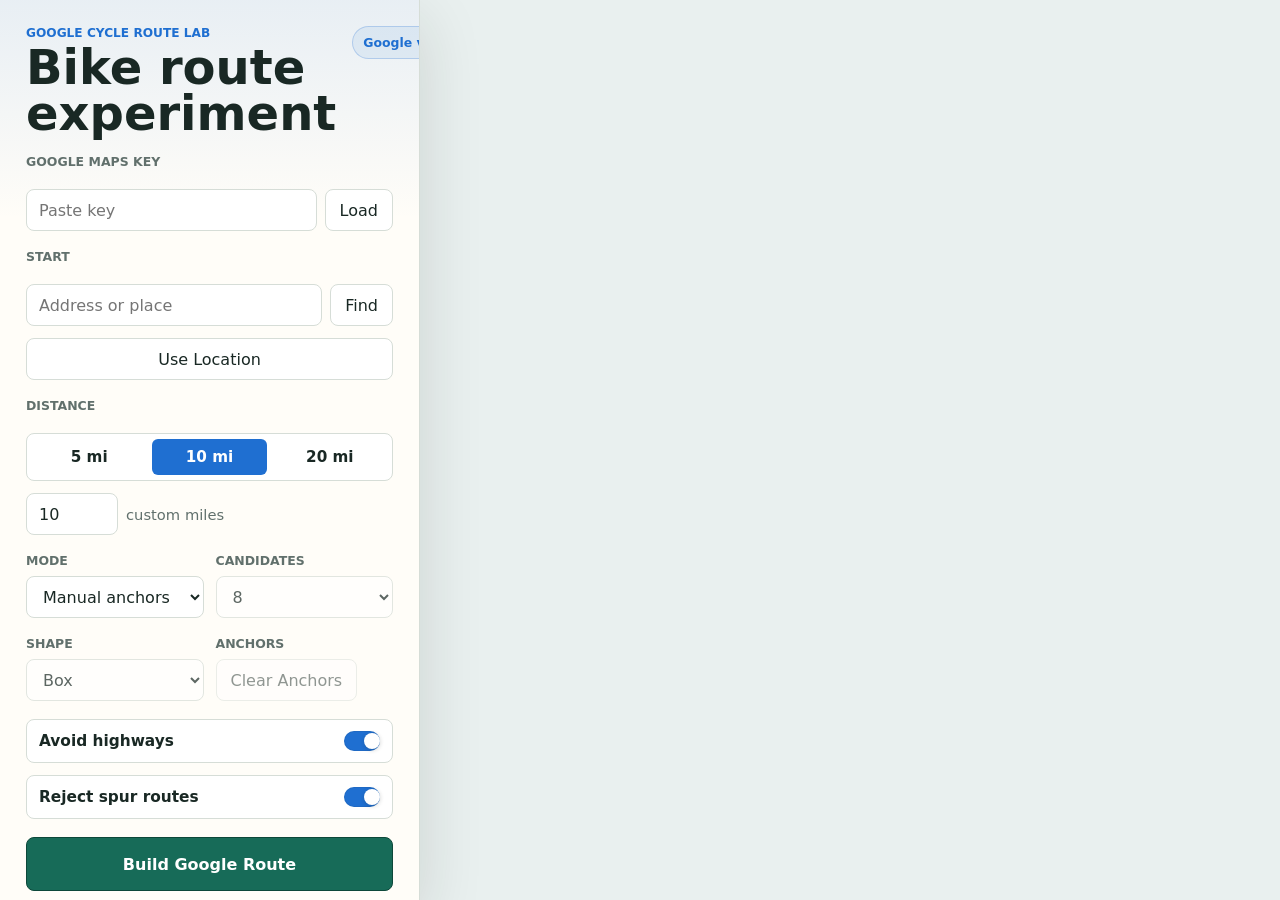
<file: google/index.html>
<!doctype html>
<html lang="en">
  <head>
    <meta charset="utf-8" />
    <meta name="viewport" content="width=device-width, initial-scale=1" />
    <title>Google Cycle Route Lab</title>
    <link rel="stylesheet" href="styles.css" />
  </head>
  <body>
    <div class="app-shell">
      <aside class="route-panel" aria-label="Google cycling route controls">
        <header class="brand-row">
          <div>
            <p class="eyebrow">Google Cycle Route Lab</p>
            <h1>Bike route experiment</h1>
          </div>
          <span class="source-badge">Google v2</span>
        </header>

        <form class="route-form" id="routeForm">
          <section class="control-section">
            <label for="googleKeyInput">Google Maps key</label>
            <div class="input-row">
              <input
                id="googleKeyInput"
                name="googleKey"
                type="password"
                autocomplete="off"
                placeholder="Paste key"
              />
              <button type="button" id="loadMapButton">Load</button>
            </div>
          </section>

          <section class="control-section">
            <label for="originInput">Start</label>
            <div class="input-row">
              <input
                id="originInput"
                name="origin"
                type="search"
                autocomplete="street-address"
                placeholder="Address or place"
              />
              <button type="button" id="searchButton">Find</button>
            </div>
            <button type="button" id="locationButton">Use Location</button>
          </section>

          <section class="control-section">
            <label>Distance</label>
            <div class="segment-control" role="radiogroup" aria-label="Distance">
              <input id="distance5" name="distancePreset" type="radio" value="5" />
              <label for="distance5">5 mi</label>
              <input
                id="distance10"
                name="distancePreset"
                type="radio"
                value="10"
                checked
              />
              <label for="distance10">10 mi</label>
              <input id="distance20" name="distancePreset" type="radio" value="20" />
              <label for="distance20">20 mi</label>
            </div>
            <div class="input-row compact">
              <input
                id="customDistance"
                name="customDistance"
                type="number"
                min="2"
                max="80"
                step="1"
                value="10"
              />
              <span class="unit-label">custom miles</span>
            </div>
          </section>

          <section class="control-section split-section">
            <div>
              <label for="routeModeSelect">Mode</label>
              <select id="routeModeSelect" name="routeMode">
                <option value="manual" selected>Manual anchors</option>
                <option value="auto">Auto prototype</option>
              </select>
            </div>
            <div>
              <label for="candidateSelect">Candidates</label>
              <select id="candidateSelect" name="candidates">
                <option value="3">3</option>
                <option value="5">5</option>
                <option value="8" selected>8</option>
                <option value="10">10</option>
              </select>
            </div>
          </section>

          <section class="control-section split-section">
            <div>
              <label for="loopShapeSelect">Shape</label>
              <select id="loopShapeSelect" name="loopShape">
                <option value="triangle">Triangle</option>
                <option value="box" selected>Box</option>
              </select>
            </div>
            <div>
              <label>Anchors</label>
              <button type="button" id="clearAnchorsButton">Clear Anchors</button>
            </div>
          </section>

          <section class="control-section">
            <div class="checkbox-row">
              <input id="avoidHighwaysInput" name="avoidHighways" type="checkbox" checked />
              <label for="avoidHighwaysInput">Avoid highways</label>
            </div>
            <div class="checkbox-row">
              <input id="rejectSpursInput" name="rejectSpurs" type="checkbox" checked />
              <label for="rejectSpursInput">Reject spur routes</label>
            </div>
          </section>

          <button class="primary-action" id="buildButton" type="submit">
            Build Google Route
          </button>
        </form>

        <section class="route-readout" aria-live="polite">
          <div class="metric">
            <span>Mode</span>
            <strong>Bicycle</strong>
          </div>
          <div class="metric">
            <span>Distance</span>
            <strong id="distanceOut">--</strong>
          </div>
          <div class="metric">
            <span>Est. Time</span>
            <strong id="timeOut">--</strong>
          </div>
          <div class="metric">
            <span>Spurs</span>
            <strong id="spursOut">--</strong>
          </div>
          <div class="metric">
            <span>Anchors</span>
            <strong id="anchorsOut">0</strong>
          </div>
        </section>

        <p class="status-line" id="statusText">Ready.</p>
      </aside>

      <main class="map-shell" aria-label="Google route map">
        <div id="map"></div>
      </main>
    </div>

    <script src="app.js?v=20260521-google-perimeter-anchors"></script>
  </body>
</html>
</file>
<file: google/styles.css>
:root {
  --ink: #192824;
  --muted: #61706c;
  --panel: #fffdf8;
  --paper: #eff3ef;
  --line: #d6ddd7;
  --green: #176b58;
  --green-dark: #0d483a;
  --blue: #1f6fd1;
  --amber: #edbf56;
  --danger: #b23b3b;
  --shadow: 0 20px 60px rgba(25, 33, 31, 0.14);
  color-scheme: light;
}

* {
  box-sizing: border-box;
}

html,
body {
  height: 100%;
}

body {
  margin: 0;
  background: var(--paper);
  color: var(--ink);
  font-family:
    Inter, ui-sans-serif, system-ui, -apple-system, BlinkMacSystemFont, "Segoe UI",
    sans-serif;
}

button,
input,
select {
  font: inherit;
}

button {
  min-height: 42px;
  border: 1px solid var(--line);
  border-radius: 8px;
  background: #ffffff;
  color: var(--ink);
  cursor: pointer;
  padding: 0 14px;
}

button:hover:not(:disabled) {
  border-color: var(--green);
  background: #f7fbf8;
}

button:disabled {
  cursor: not-allowed;
  opacity: 0.48;
}

input,
select {
  width: 100%;
  min-height: 42px;
  border: 1px solid var(--line);
  border-radius: 8px;
  background: #ffffff;
  color: var(--ink);
  padding: 0 12px;
}

input:focus,
select:focus,
button:focus-visible {
  outline: 3px solid rgba(31, 111, 209, 0.18);
  outline-offset: 2px;
  border-color: var(--blue);
}

label {
  display: block;
  color: var(--muted);
  font-size: 0.78rem;
  font-weight: 750;
  letter-spacing: 0;
  margin-bottom: 8px;
  text-transform: uppercase;
}

.app-shell {
  display: grid;
  grid-template-columns: minmax(360px, 420px) minmax(0, 1fr);
  height: 100dvh;
  min-height: 680px;
}

.route-panel {
  position: relative;
  z-index: 2;
  display: flex;
  flex-direction: column;
  gap: 18px;
  overflow-y: auto;
  border-right: 1px solid var(--line);
  background:
    linear-gradient(180deg, rgba(31, 111, 209, 0.1), rgba(255, 253, 248, 0) 220px),
    var(--panel);
  padding: 26px;
  box-shadow: var(--shadow);
}

.brand-row {
  display: flex;
  align-items: flex-start;
  justify-content: space-between;
  gap: 16px;
}

.eyebrow {
  margin: 0 0 4px;
  color: var(--blue);
  font-size: 0.76rem;
  font-weight: 800;
  letter-spacing: 0;
  text-transform: uppercase;
}

h1 {
  margin: 0;
  font-size: clamp(2rem, 5vw, 3rem);
  line-height: 0.96;
  letter-spacing: 0;
}

.source-badge {
  flex: 0 0 auto;
  border: 1px solid rgba(31, 111, 209, 0.24);
  border-radius: 999px;
  background: rgba(31, 111, 209, 0.08);
  color: var(--blue);
  font-size: 0.78rem;
  font-weight: 800;
  padding: 8px 10px;
}

.route-form,
.control-section {
  display: grid;
  gap: 12px;
}

.route-form {
  gap: 18px;
}

.split-section {
  grid-template-columns: 1fr 1fr;
}

.input-row {
  display: grid;
  grid-template-columns: minmax(0, 1fr) auto;
  gap: 8px;
  align-items: center;
}

.input-row.compact {
  grid-template-columns: 92px 1fr;
}

.unit-label {
  color: var(--muted);
  font-size: 0.92rem;
}

.segment-control {
  display: grid;
  grid-template-columns: repeat(3, minmax(0, 1fr));
  gap: 6px;
  border: 1px solid var(--line);
  border-radius: 8px;
  background: #ffffff;
  padding: 5px;
}

.segment-control input {
  position: absolute;
  opacity: 0;
  pointer-events: none;
}

.segment-control label {
  display: grid;
  min-height: 36px;
  place-items: center;
  border-radius: 6px;
  color: var(--ink);
  font-size: 0.95rem;
  font-weight: 800;
  margin: 0;
  text-transform: none;
}

.segment-control input:checked + label {
  background: var(--blue);
  color: #ffffff;
}

.checkbox-row {
  position: relative;
  display: flex;
  align-items: center;
  min-height: 44px;
  border: 1px solid var(--line);
  border-radius: 8px;
  background: #ffffff;
  padding: 0 12px;
}

.checkbox-row input {
  position: absolute;
  opacity: 0;
  pointer-events: none;
}

.checkbox-row label {
  display: flex;
  align-items: center;
  justify-content: space-between;
  gap: 12px;
  width: 100%;
  color: var(--ink);
  font-size: 0.96rem;
  font-weight: 800;
  margin: 0;
  text-transform: none;
}

.checkbox-row label::after {
  content: "";
  flex: 0 0 auto;
  width: 36px;
  height: 20px;
  border-radius: 999px;
  background: #cfd8d5;
  box-shadow: inset 0 0 0 1px rgba(30, 42, 39, 0.08);
}

.checkbox-row label::before {
  content: "";
  position: absolute;
  right: 28px;
  width: 16px;
  height: 16px;
  border-radius: 999px;
  background: #ffffff;
  box-shadow: 0 1px 4px rgba(30, 42, 39, 0.22);
  transition: transform 160ms ease;
}

.checkbox-row input:checked + label::after {
  background: var(--blue);
}

.checkbox-row input:checked + label::before {
  transform: translateX(16px);
}

.primary-action {
  min-height: 54px;
  border-color: var(--green-dark);
  background: var(--green);
  color: #ffffff;
  font-weight: 850;
}

.route-readout {
  display: grid;
  grid-template-columns: repeat(5, minmax(0, 1fr));
  gap: 10px;
}

.metric {
  min-width: 0;
  border: 1px solid var(--line);
  border-radius: 8px;
  background: rgba(255, 255, 255, 0.75);
  padding: 12px;
}

.metric span {
  display: block;
  color: var(--muted);
  font-size: 0.74rem;
  font-weight: 750;
  text-transform: uppercase;
}

.metric strong {
  display: block;
  overflow-wrap: anywhere;
  margin-top: 4px;
  font-size: 1.08rem;
}

.status-line {
  min-height: 42px;
  border-left: 4px solid var(--amber);
  color: var(--muted);
  font-size: 0.95rem;
  line-height: 1.35;
  margin: 0;
  padding: 0 0 0 12px;
}

.status-line.error {
  border-left-color: var(--danger);
  color: var(--danger);
}

.status-line.success {
  border-left-color: var(--green);
  color: var(--green-dark);
}

.map-shell {
  min-width: 0;
  min-height: 0;
}

#map {
  height: 100%;
  width: 100%;
  background: #e9f0ef;
}

@media (max-width: 900px) {
  .app-shell {
    grid-template-columns: 1fr;
    grid-template-rows: minmax(500px, 55dvh) minmax(360px, 1fr);
    min-height: 100dvh;
  }

  .route-panel {
    border-right: 0;
    border-bottom: 1px solid var(--line);
    padding: 20px;
  }
}

@media (max-width: 520px) {
  .route-panel {
    padding: 16px;
  }

  .brand-row,
  .split-section,
  .input-row,
  .route-readout {
    display: grid;
    grid-template-columns: 1fr;
  }
}
</file>
